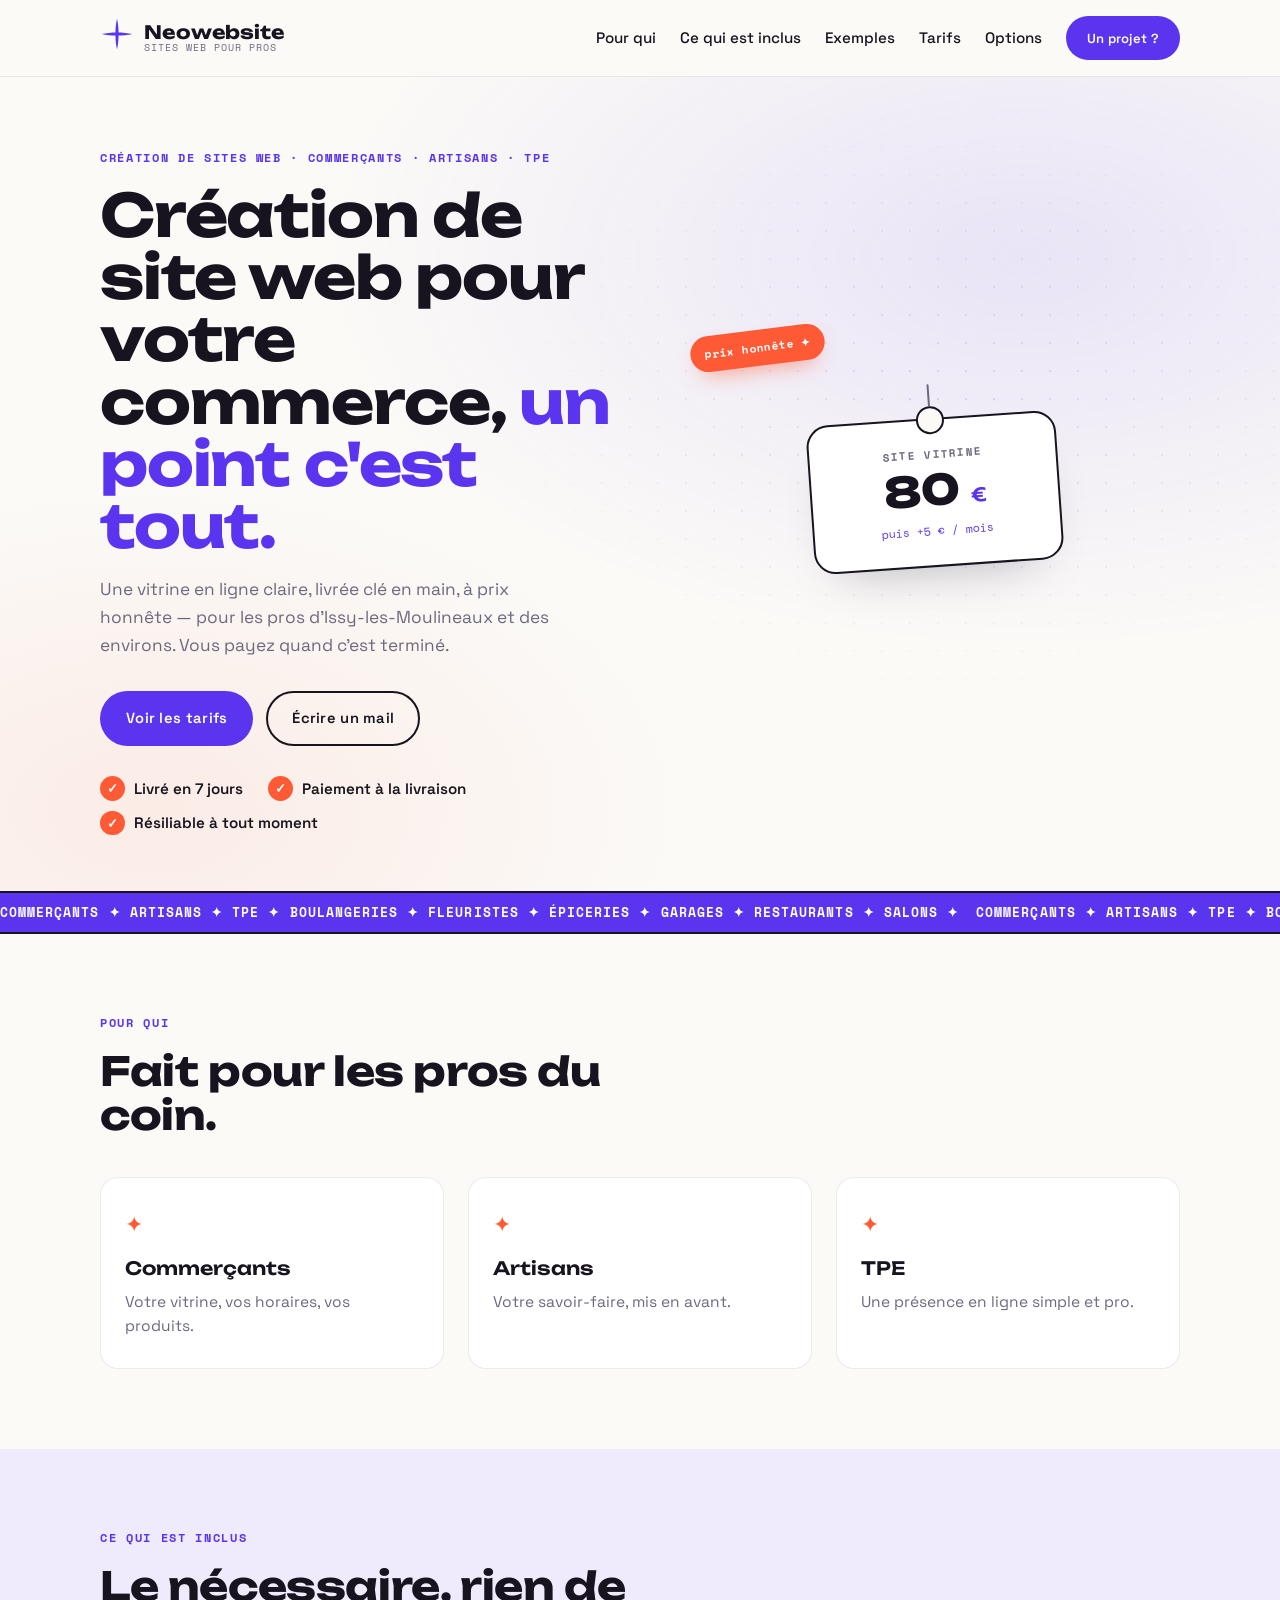
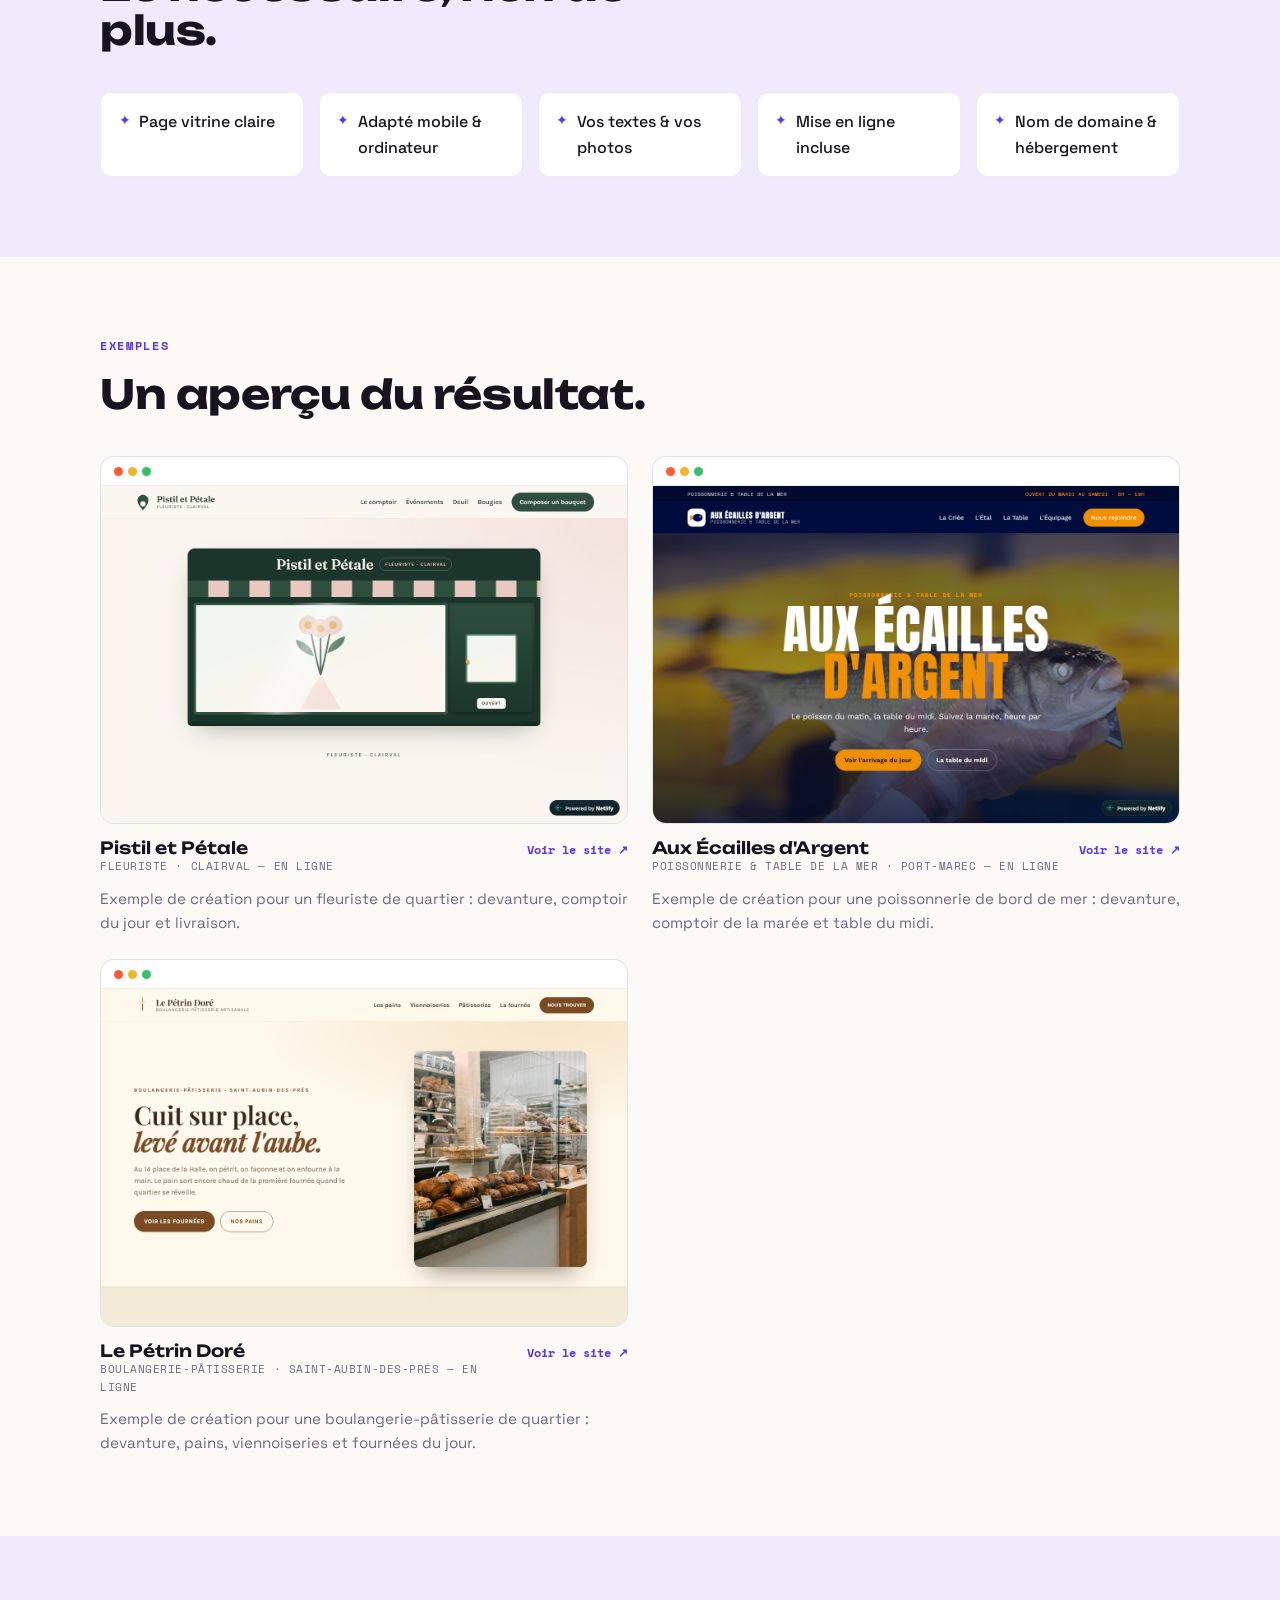
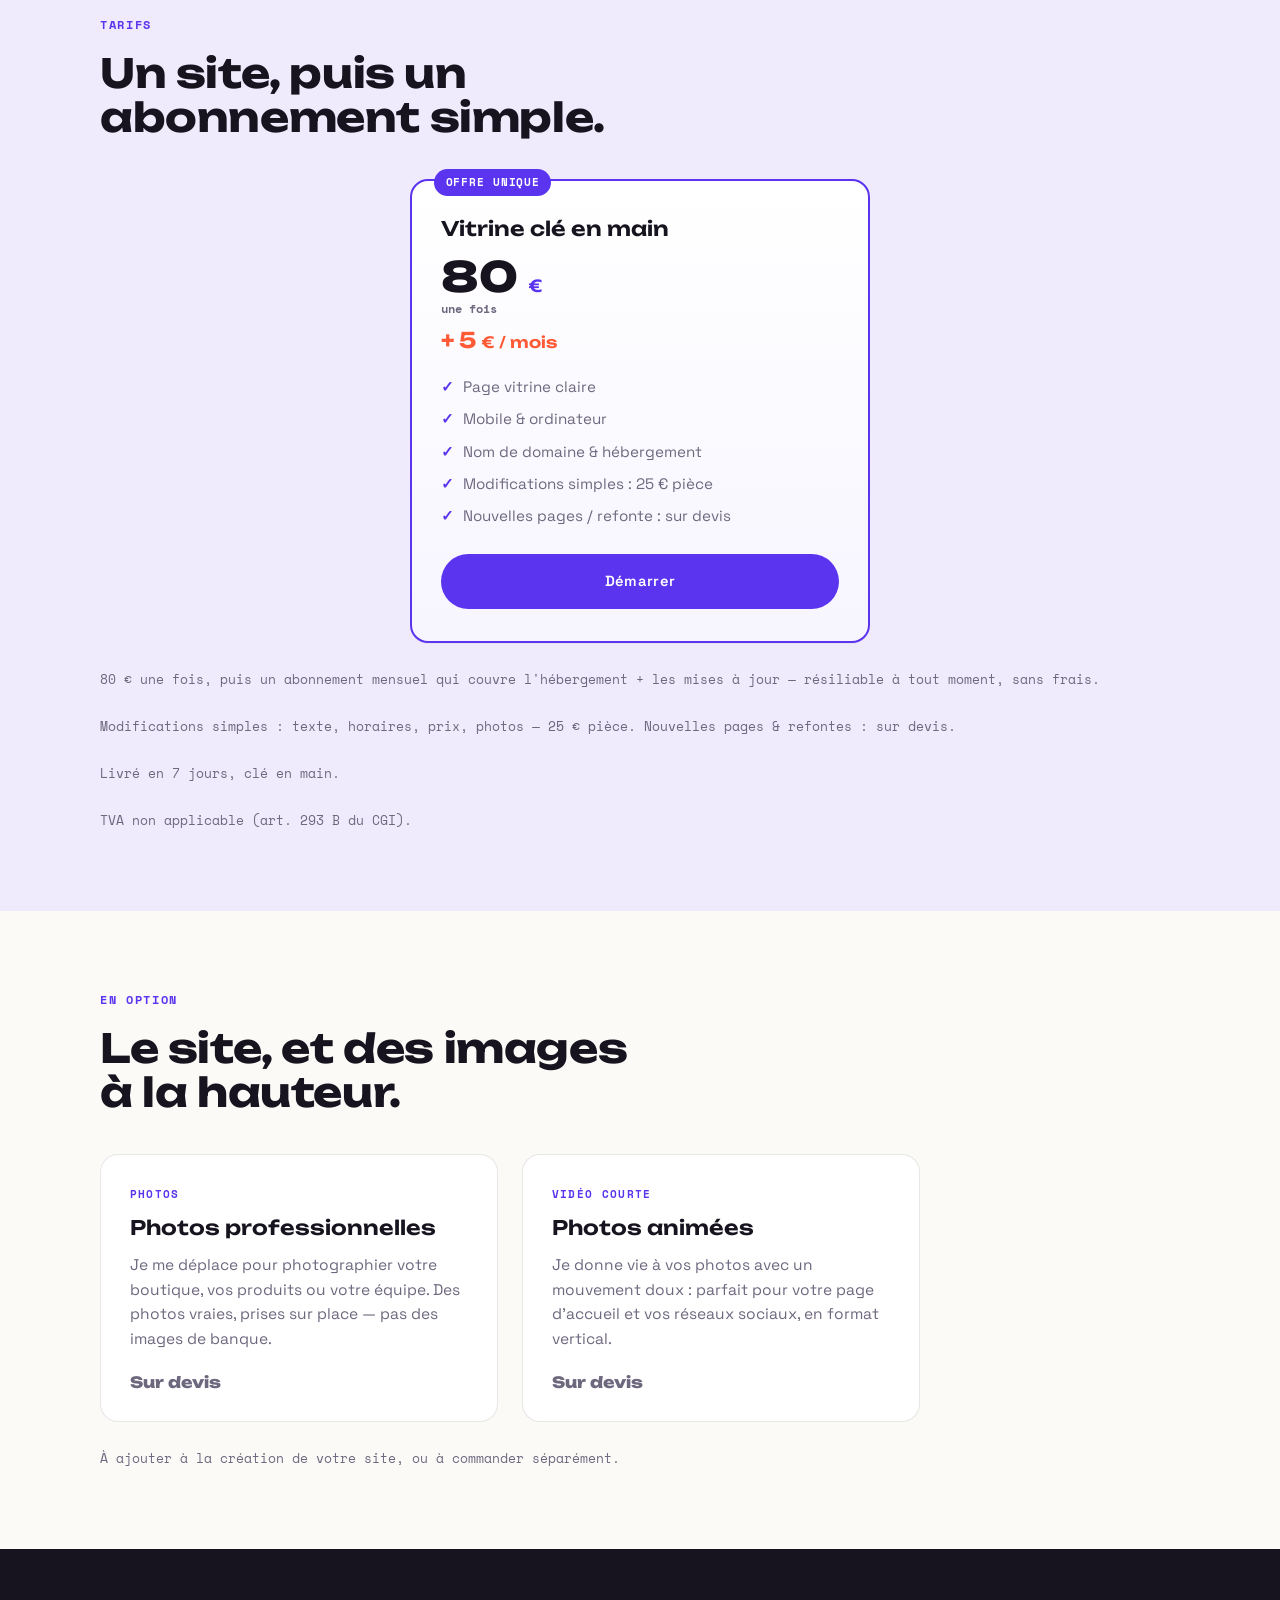
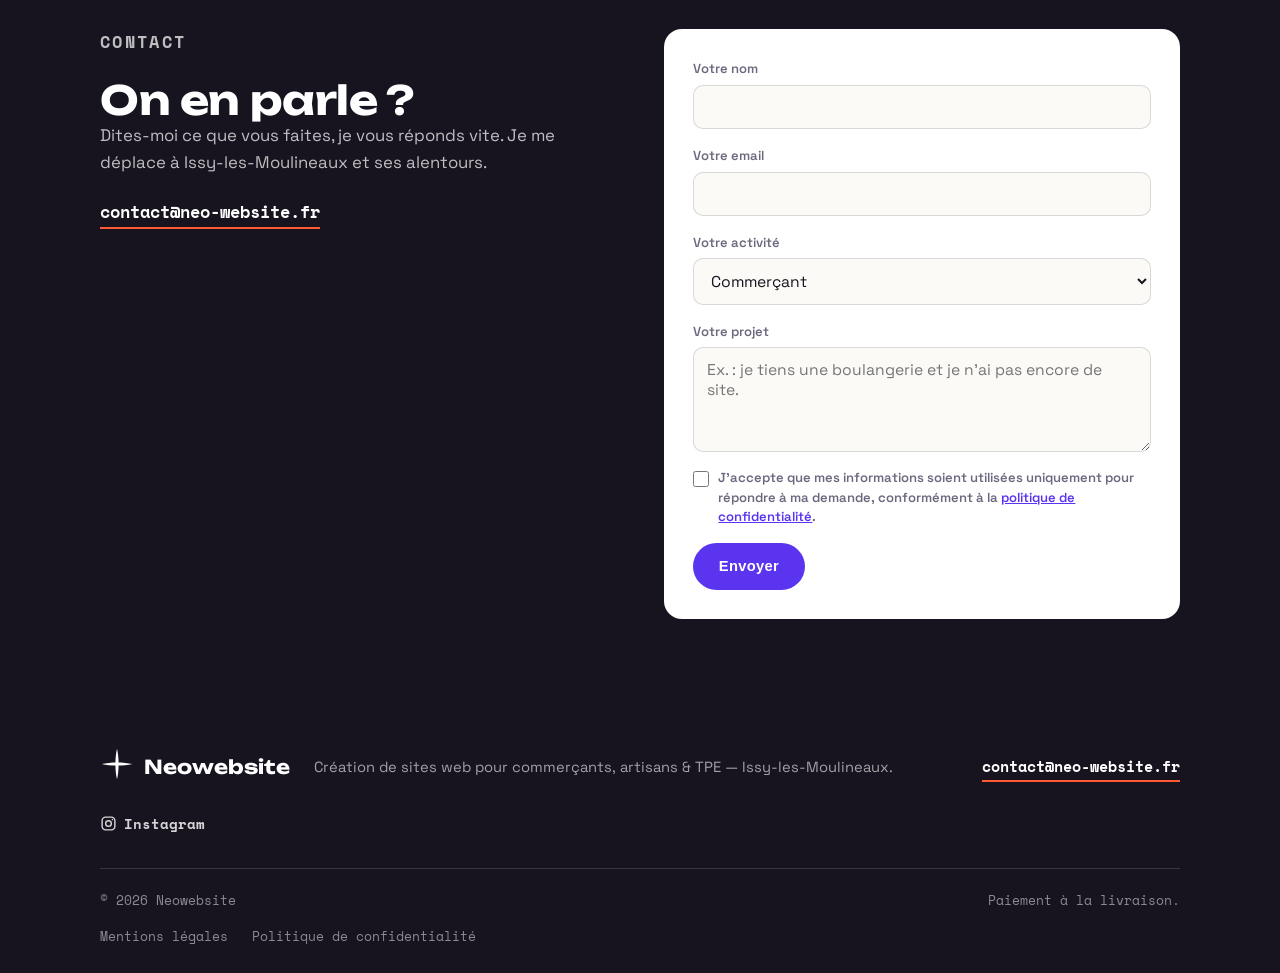
<file: index.html>
<!DOCTYPE html>
<html lang="fr">
<head>
  <meta charset="UTF-8" />
  <meta name="viewport" content="width=device-width, initial-scale=1.0" />
  <title>Création de site web à Issy-les-Moulineaux — Neowebsite</title>
  <meta name="description" content="Création de site web pour commerçants, artisans et TPE à Issy-les-Moulineaux et alentours. Site vitrine livré en 7 jours dès 80 € + 5 €/mois, paiement à la livraison." />
  <link rel="canonical" href="https://neo-website.fr/" />
  <meta name="robots" content="index, follow" />
  <meta name="theme-color" content="#5b34f0" />

  <!-- Favicon -->
  <link rel="icon" href="favicon.svg" type="image/svg+xml" />
  <link rel="apple-touch-icon" href="apple-touch-icon.png" />

  <!-- Open Graph -->
  <meta property="og:type" content="website" />
  <meta property="og:locale" content="fr_FR" />
  <meta property="og:site_name" content="Neowebsite" />
  <meta property="og:title" content="Création de site web à Issy-les-Moulineaux — Neowebsite" />
  <meta property="og:description" content="Création de site web pour commerçants, artisans et TPE à Issy-les-Moulineaux et alentours. Livré en 7 jours, dès 80 € + 5 €/mois." />
  <meta property="og:url" content="https://neo-website.fr/" />
  <meta property="og:image" content="https://neo-website.fr/og-image.png" />
  <meta property="og:image:width" content="1200" />
  <meta property="og:image:height" content="630" />
  <meta property="og:image:alt" content="Neowebsite — création de sites web pour commerçants et artisans" />

  <!-- Twitter -->
  <meta name="twitter:card" content="summary_large_image" />
  <meta name="twitter:title" content="Création de site web à Issy-les-Moulineaux — Neowebsite" />
  <meta name="twitter:description" content="Création de site web pour commerçants, artisans et TPE à Issy-les-Moulineaux et alentours. Livré en 7 jours, dès 80 € + 5 €/mois." />
  <meta name="twitter:image" content="https://neo-website.fr/og-image.png" />

  <!-- Données structurées -->
  <script type="application/ld+json">
  {
    "@context": "https://schema.org",
    "@type": "ProfessionalService",
    "name": "Neowebsite",
    "description": "Création de sites web pour commerçants, artisans et TPE à Issy-les-Moulineaux et alentours.",
    "url": "https://neo-website.fr/",
    "email": "contact@neo-website.fr",
    "image": "https://neo-website.fr/og-image.png",
    "priceRange": "80 €",
    "address": {
      "@type": "PostalAddress",
      "streetAddress": "12 rue Édouard Naud",
      "postalCode": "92130",
      "addressLocality": "Issy-les-Moulineaux",
      "addressRegion": "Île-de-France",
      "addressCountry": "FR"
    },
    "areaServed": [
      { "@type": "City", "name": "Issy-les-Moulineaux" },
      { "@type": "AdministrativeArea", "name": "Hauts-de-Seine" }
    ],
    "sameAs": [
      "https://www.instagram.com/neowebsite.fr/"
    ],
    "founder": {
      "@type": "Person",
      "name": "François Dauchy"
    }
  }
  </script>

  <link rel="stylesheet" href="styles.css" />
</head>
<body>

  <!-- ============ HEADER ============ -->
  <header class="site-header">
    <div class="container header-inner">
      <a href="#accueil" class="brand" aria-label="Neowebsite — accueil">
        <span class="brand-mark" aria-hidden="true">
          <svg viewBox="0 0 40 40">
            <path d="M20 2 C22.5 12, 22.5 28, 20 38 C17.5 28, 17.5 12, 20 2 Z" />
            <path d="M2 20 C12 17.5, 28 17.5, 38 20 C28 22.5, 12 22.5, 2 20 Z" />
          </svg>
        </span>
        <span class="brand-word">
          <span class="brand-name">Neowebsite</span>
          <span class="brand-tag">sites web pour pros</span>
        </span>
      </a>

      <nav class="site-nav" id="site-nav" aria-label="Navigation principale">
        <a href="#pour-qui">Pour qui</a>
        <a href="#inclus">Ce qui est inclus</a>
        <a href="#exemples">Exemples</a>
        <a href="#tarifs">Tarifs</a>
        <a href="#options">Options</a>
        <a href="#contact" class="btn btn-accent nav-cta">Un projet ?</a>
      </nav>

      <button class="nav-toggle" id="nav-toggle" aria-expanded="false" aria-controls="site-nav" aria-label="Ouvrir le menu">
        <span></span><span></span><span></span>
      </button>
    </div>
  </header>

  <main id="accueil">

    <!-- ============ HERO ============ -->
    <section class="hero">
      <div class="container hero-inner">
        <div class="hero-copy">
          <p class="eyebrow reveal">Création de sites web · commerçants · artisans · TPE</p>
          <h1 class="hero-title reveal">Création de site web pour votre commerce, <em>un point c'est tout.</em></h1>
          <p class="hero-sub reveal">
            Une vitrine en ligne claire, livrée clé en main, à prix honnête — pour les pros d'Issy-les-Moulineaux et des environs.
            Vous payez quand c'est terminé.
          </p>
          <div class="hero-cta reveal">
            <a href="#tarifs" class="btn btn-accent">Voir les tarifs</a>
            <a href="mailto:contact@neo-website.fr" class="btn btn-ghost">Écrire un mail</a>
          </div>
          <ul class="hero-trust reveal">
            <li><span class="trust-ico" aria-hidden="true">✓</span> Livré en 7 jours</li>
            <li><span class="trust-ico" aria-hidden="true">✓</span> Paiement à la livraison</li>
            <li><span class="trust-ico" aria-hidden="true">✓</span> Résiliable à tout moment</li>
          </ul>
        </div>

        <div class="hero-tags reveal" aria-hidden="true">
          <div class="price-tag">
            <span class="tag-kicker">site vitrine</span>
            <span class="tag-price">80 <em>€</em></span>
            <span class="tag-note">puis +5 € / mois</span>
          </div>
          <span class="tag-badge">prix honnête ✦</span>
        </div>
      </div>
    </section>

    <!-- ============ BANDEAU DÉFILANT ============ -->
    <div class="ticker" aria-hidden="true">
      <div class="ticker-track">
        <span>Commerçants ✦ Artisans ✦ TPE ✦ Boulangeries ✦ Fleuristes ✦ Épiceries ✦ Garages ✦ Restaurants ✦ Salons ✦&nbsp;</span>
        <span>Commerçants ✦ Artisans ✦ TPE ✦ Boulangeries ✦ Fleuristes ✦ Épiceries ✦ Garages ✦ Restaurants ✦ Salons ✦&nbsp;</span>
      </div>
    </div>

    <!-- ============ POUR QUI ============ -->
    <section class="section" id="pour-qui">
      <div class="container">
        <header class="section-head reveal">
          <p class="eyebrow">Pour qui</p>
          <h2 class="section-title">Fait pour les pros du coin.</h2>
        </header>
        <div class="who-grid">
          <article class="who-card reveal">
            <span class="who-icon" aria-hidden="true">✦</span>
            <h3>Commerçants</h3>
            <p>Votre vitrine, vos horaires, vos produits.</p>
          </article>
          <article class="who-card reveal">
            <span class="who-icon" aria-hidden="true">✦</span>
            <h3>Artisans</h3>
            <p>Votre savoir-faire, mis en avant.</p>
          </article>
          <article class="who-card reveal">
            <span class="who-icon" aria-hidden="true">✦</span>
            <h3>TPE</h3>
            <p>Une présence en ligne simple et pro.</p>
          </article>
        </div>
      </div>
    </section>

    <!-- ============ INCLUS ============ -->
    <section class="section section-tint" id="inclus">
      <div class="container">
        <header class="section-head reveal">
          <p class="eyebrow">Ce qui est inclus</p>
          <h2 class="section-title">Le nécessaire, rien de plus.</h2>
        </header>
        <ul class="included-list">
          <li class="reveal">Page vitrine claire</li>
          <li class="reveal">Adapté mobile &amp; ordinateur</li>
          <li class="reveal">Vos textes &amp; vos photos</li>
          <li class="reveal">Mise en ligne incluse</li>
          <li class="reveal">Nom de domaine &amp; hébergement</li>
        </ul>
      </div>
    </section>

    <!-- ============ EXEMPLES ============ -->
    <section class="section" id="exemples">
      <div class="container">
        <header class="section-head reveal">
          <p class="eyebrow">Exemples</p>
          <h2 class="section-title">Un aperçu du résultat.</h2>
        </header>
        <div class="exemples-grid">
          <article class="exemple reveal">
            <a class="exemple-window exemple-link" style="--accent: #2f9e5f" href="https://pistil-et-petales.netlify.app/" target="_blank" rel="noopener" aria-label="Voir le site Pistil et Pétale (nouvel onglet)">
              <span class="exemple-dots" aria-hidden="true"><i></i><i></i><i></i></span>
              <span class="exemple-screen">
                <img src="images/pistil-et-petale.png" alt="Capture d'écran de la page d'accueil de Pistil et Pétale" width="1280" height="820" loading="lazy" />
              </span>
            </a>
            <div class="exemple-meta">
              <div>
                <span class="exemple-name">Pistil et Pétale</span>
                <span class="exemple-tag">Fleuriste · Clairval — en ligne</span>
              </div>
              <a class="exemple-voir" href="https://pistil-et-petales.netlify.app/" target="_blank" rel="noopener">Voir le site ↗</a>
            </div>
            <p class="exemple-desc">Exemple de création pour un fleuriste de quartier : devanture, comptoir du jour et livraison.</p>
          </article>
          <article class="exemple reveal">
            <a class="exemple-window exemple-link" style="--accent: #f09000" href="https://aux-ecailles-dargent.netlify.app/" target="_blank" rel="noopener" aria-label="Voir le site Aux Écailles d'Argent (nouvel onglet)">
              <span class="exemple-dots" aria-hidden="true"><i></i><i></i><i></i></span>
              <span class="exemple-screen">
                <img src="images/aux-ecailles-dargent.png" alt="Capture d'écran de la page d'accueil d'Aux Écailles d'Argent" width="1280" height="820" loading="lazy" />
              </span>
            </a>
            <div class="exemple-meta">
              <div>
                <span class="exemple-name">Aux Écailles d'Argent</span>
                <span class="exemple-tag">Poissonnerie &amp; table de la mer · Port-Marec — en ligne</span>
              </div>
              <a class="exemple-voir" href="https://aux-ecailles-dargent.netlify.app/" target="_blank" rel="noopener">Voir le site ↗</a>
            </div>
            <p class="exemple-desc">Exemple de création pour une poissonnerie de bord de mer : devanture, comptoir de la marée et table du midi.</p>
          </article>
          <article class="exemple reveal">
            <a class="exemple-window exemple-link" style="--accent: #c98a3d" href="https://petrin-dore.netlify.app/" target="_blank" rel="noopener" aria-label="Voir le site Le Pétrin Doré (nouvel onglet)">
              <span class="exemple-dots" aria-hidden="true"><i></i><i></i><i></i></span>
              <span class="exemple-screen">
                <img src="images/le-petrin-dore.png" alt="Capture d'écran de la page d'accueil du Pétrin Doré" width="1280" height="820" loading="lazy" />
              </span>
            </a>
            <div class="exemple-meta">
              <div>
                <span class="exemple-name">Le Pétrin Doré</span>
                <span class="exemple-tag">Boulangerie-pâtisserie · Saint-Aubin-des-Prés — en ligne</span>
              </div>
              <a class="exemple-voir" href="https://petrin-dore.netlify.app/" target="_blank" rel="noopener">Voir le site ↗</a>
            </div>
            <p class="exemple-desc">Exemple de création pour une boulangerie-pâtisserie de quartier : devanture, pains, viennoiseries et fournées du jour.</p>
          </article>
        </div>
      </div>
    </section>

    <!-- ============ TARIFS ============ -->
    <section class="section section-tint" id="tarifs">
      <div class="container">
        <header class="section-head reveal">
          <p class="eyebrow">Tarifs</p>
          <h2 class="section-title">Un site, puis un abonnement simple.</h2>
        </header>
        <div class="pricing-grid">
          <article class="plan plan-featured reveal">
            <span class="plan-badge">Offre unique</span>
            <h3>Vitrine clé en main</h3>
            <p class="plan-price">80 <em>€</em><span class="plan-suffix">une fois</span></p>
            <p class="plan-monthly">+ 5 <em>€ / mois</em></p>
            <ul class="plan-list">
              <li>Page vitrine claire</li>
              <li>Mobile &amp; ordinateur</li>
              <li>Nom de domaine &amp; hébergement</li>
              <li>Modifications simples : 25 € pièce</li>
              <li>Nouvelles pages / refonte : sur devis</li>
            </ul>
            <a href="mailto:contact@neo-website.fr" class="btn btn-accent plan-cta">Démarrer</a>
          </article>
        </div>
        <p class="tarif-note reveal">80 € une fois, puis un abonnement mensuel qui couvre l'hébergement + les mises à jour — résiliable à tout moment, sans frais.</p>
        <p class="tarif-note reveal">Modifications simples : texte, horaires, prix, photos — 25 € pièce. Nouvelles pages &amp; refontes : sur devis.</p>
        <p class="tarif-note reveal">Livré en 7 jours, clé en main.</p>
        <p class="tarif-note reveal">TVA non applicable (art. 293 B du CGI).</p>
      </div>
    </section>

    <!-- ============ OPTIONS ============ -->
    <section class="section" id="options">
      <div class="container">
        <header class="section-head reveal">
          <p class="eyebrow">En option</p>
          <h2 class="section-title">Le site, et des images à la hauteur.</h2>
        </header>
        <div class="options-grid">
          <article class="option-card reveal">
            <span class="option-kicker">Photos</span>
            <h3>Photos professionnelles</h3>
            <p>Je me déplace pour photographier votre boutique, vos produits ou votre équipe. Des photos vraies, prises sur place — pas des images de banque.</p>
            <p class="option-price">Sur devis</p>
          </article>
          <article class="option-card reveal">
            <span class="option-kicker">Vidéo courte</span>
            <h3>Photos animées</h3>
            <p>Je donne vie à vos photos avec un mouvement doux : parfait pour votre page d'accueil et vos réseaux sociaux, en format vertical.</p>
            <p class="option-price">Sur devis</p>
          </article>
        </div>
        <p class="tarif-note reveal">À ajouter à la création de votre site, ou à commander séparément.</p>
      </div>
    </section>

    <!-- ============ CONTACT ============ -->
    <section class="section section-dark" id="contact">
      <div class="container contact-grid">
        <div class="contact-copy reveal">
          <p class="eyebrow eyebrow-light">Contact</p>
          <h2 class="section-title">On en parle ?</h2>
          <p>Dites-moi ce que vous faites, je vous réponds vite. Je me déplace à Issy-les-Moulineaux et ses alentours.</p>
          <a class="contact-mail" href="mailto:contact@neo-website.fr">contact@neo-website.fr</a>
        </div>
        <form class="contact-form reveal" id="contact-form">
          <label>
            <span>Votre nom</span>
            <input type="text" name="nom" required />
          </label>
          <label>
            <span>Votre email</span>
            <input type="email" name="email" required />
          </label>
          <label>
            <span>Votre activité</span>
            <select name="activite">
              <option>Commerçant</option>
              <option>Artisan</option>
              <option>TPE</option>
              <option>Autre</option>
            </select>
          </label>
          <label>
            <span>Votre projet</span>
            <textarea name="message" rows="4" placeholder="Ex. : je tiens une boulangerie et je n'ai pas encore de site."></textarea>
          </label>
          <label class="consent">
            <input type="checkbox" name="consent" required />
            <span>J'accepte que mes informations soient utilisées uniquement pour répondre à ma demande, conformément à la <a href="politique-de-confidentialite.html">politique de confidentialité</a>.</span>
          </label>
          <button type="submit" class="btn btn-accent">Envoyer</button>
        </form>
      </div>
    </section>

  </main>

  <!-- ============ FOOTER ============ -->
  <footer class="site-footer">
    <div class="container footer-inner">
      <div class="footer-brand">
        <span class="brand-mark" aria-hidden="true">
          <svg viewBox="0 0 40 40">
            <path d="M20 2 C22.5 12, 22.5 28, 20 38 C17.5 28, 17.5 12, 20 2 Z" />
            <path d="M2 20 C12 17.5, 28 17.5, 38 20 C28 22.5, 12 22.5, 2 20 Z" />
          </svg>
        </span>
        <span class="footer-name">Neowebsite</span>
      </div>
      <p class="footer-tag">Création de sites web pour commerçants, artisans &amp; TPE — Issy-les-Moulineaux.</p>
      <a class="footer-mail" href="mailto:contact@neo-website.fr">contact@neo-website.fr</a>
      <a class="footer-social" href="https://www.instagram.com/neowebsite.fr/" target="_blank" rel="noopener" aria-label="Instagram de Neowebsite">
        <svg viewBox="0 0 24 24" width="17" height="17" fill="none" stroke="currentColor" stroke-width="2" aria-hidden="true">
          <rect x="3" y="3" width="18" height="18" rx="5" />
          <circle cx="12" cy="12" r="4" />
          <circle cx="17.5" cy="6.5" r="1.1" fill="currentColor" stroke="none" />
        </svg>
        <span>Instagram</span>
      </a>
    </div>
    <div class="container footer-bottom">
      <span>© <span id="year">2026</span> Neowebsite</span>
      <span>Paiement à la livraison.</span>
    </div>
    <div class="container footer-legal">
      <a href="mentions-legales.html">Mentions légales</a>
      <a href="politique-de-confidentialite.html">Politique de confidentialité</a>
    </div>
  </footer>

  <script src="script.js"></script>
</body>
</html>
</file>
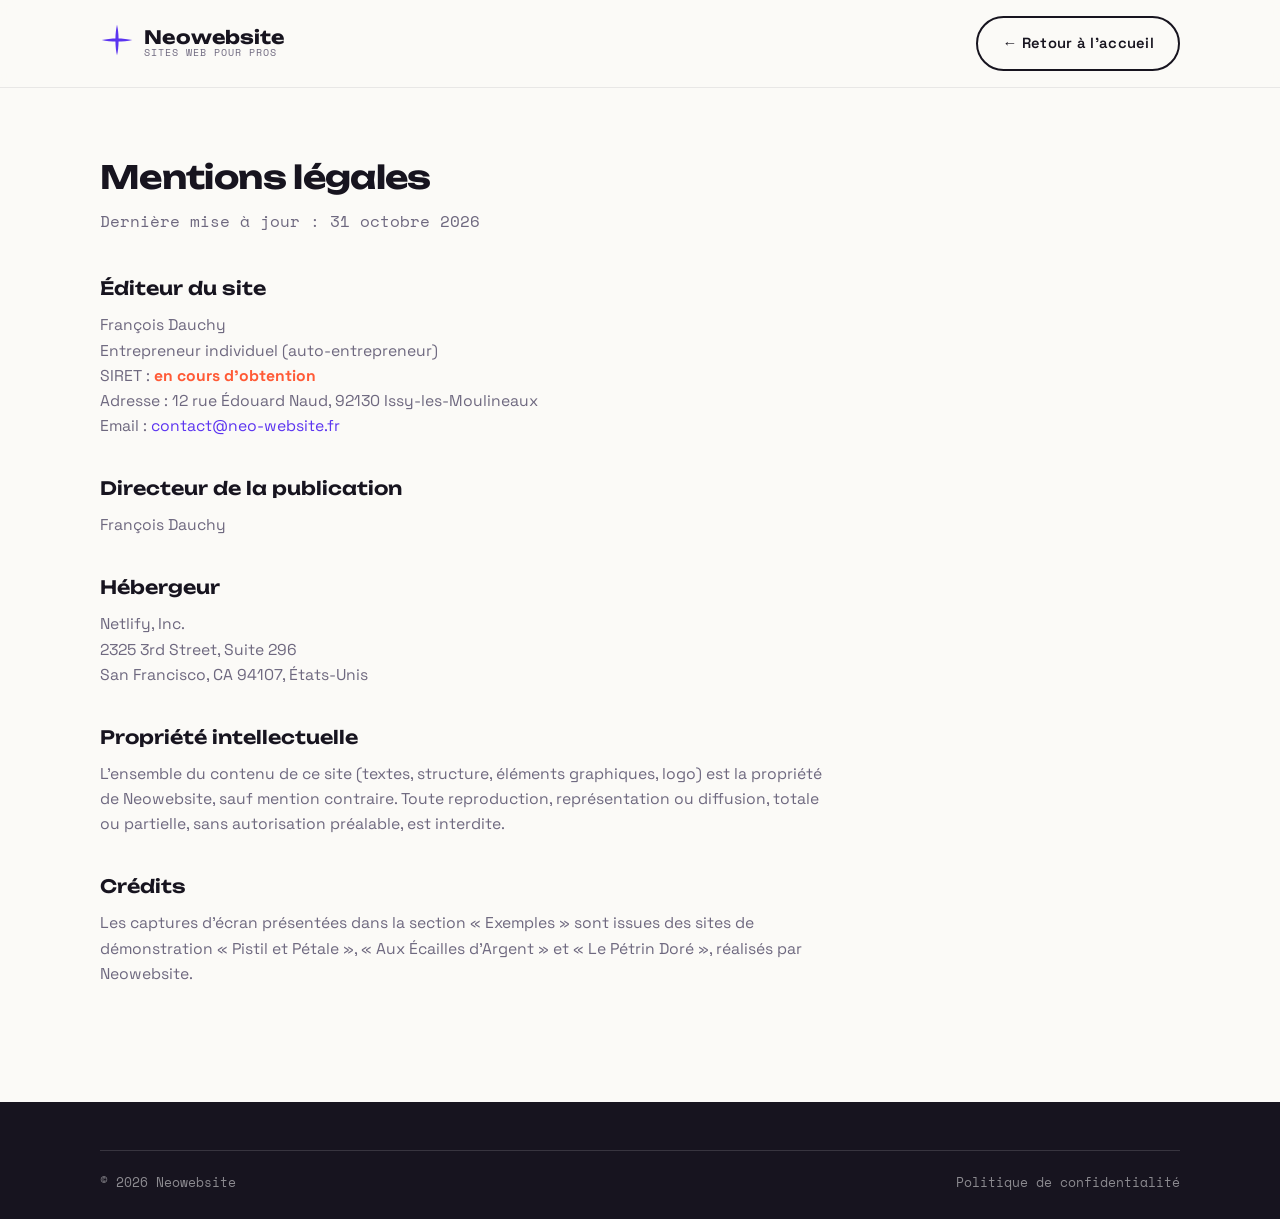
<file: mentions-legales.html>
<!DOCTYPE html>
<html lang="fr">
<head>
  <meta charset="UTF-8" />
  <meta name="viewport" content="width=device-width, initial-scale=1.0" />
  <title>Mentions légales — Neowebsite</title>
  <meta name="description" content="Mentions légales du site Neowebsite." />
  <meta name="robots" content="noindex" />
  <link rel="stylesheet" href="styles.css" />
</head>
<body>

  <header class="site-header">
    <div class="container header-inner">
      <a href="index.html" class="brand" aria-label="Neowebsite — accueil">
        <span class="brand-mark" aria-hidden="true">
          <svg viewBox="0 0 40 40">
            <path d="M20 2 C22.5 12, 22.5 28, 20 38 C17.5 28, 17.5 12, 20 2 Z" />
            <path d="M2 20 C12 17.5, 28 17.5, 38 20 C28 22.5, 12 22.5, 2 20 Z" />
          </svg>
        </span>
        <span class="brand-word">
          <span class="brand-name">Neowebsite</span>
          <span class="brand-tag">sites web pour pros</span>
        </span>
      </a>
      <a href="index.html" class="btn btn-ghost">← Retour à l'accueil</a>
    </div>
  </header>

  <main class="legal-page">
    <div class="container">
      <h1>Mentions légales</h1>
      <p class="legal-updated">Dernière mise à jour : 31 octobre 2026</p>

      <section>
        <h2>Éditeur du site</h2>
        <p>
          François Dauchy<br />
          Entrepreneur individuel (auto-entrepreneur)<br />
          SIRET : <span class="legal-placeholder">en cours d'obtention</span><br />
          Adresse : 12 rue Édouard Naud, 92130 Issy-les-Moulineaux<br />
          Email : <a href="mailto:contact@neo-website.fr">contact@neo-website.fr</a>
        </p>
      </section>

      <section>
        <h2>Directeur de la publication</h2>
        <p>François Dauchy</p>
      </section>

      <section>
        <h2>Hébergeur</h2>
        <p>
          Netlify, Inc.<br />
          2325 3rd Street, Suite 296<br />
          San Francisco, CA 94107, États-Unis
        </p>
      </section>

      <section>
        <h2>Propriété intellectuelle</h2>
        <p>
          L'ensemble du contenu de ce site (textes, structure, éléments graphiques, logo) est la
          propriété de Neowebsite, sauf mention contraire. Toute reproduction, représentation ou
          diffusion, totale ou partielle, sans autorisation préalable, est interdite.
        </p>
      </section>

      <section>
        <h2>Crédits</h2>
        <p>
          Les captures d'écran présentées dans la section « Exemples » sont issues des sites de
          démonstration « Pistil et Pétale », « Aux Écailles d'Argent » et « Le Pétrin Doré », réalisés par Neowebsite.
        </p>
      </section>
    </div>
  </main>

  <footer class="site-footer">
    <div class="container footer-bottom">
      <span>© <span id="year">2026</span> Neowebsite</span>
      <a href="politique-de-confidentialite.html" style="color: rgba(255,255,255,0.5);">Politique de confidentialité</a>
    </div>
  </footer>

  <script src="script.js"></script>
</body>
</html>
</file>
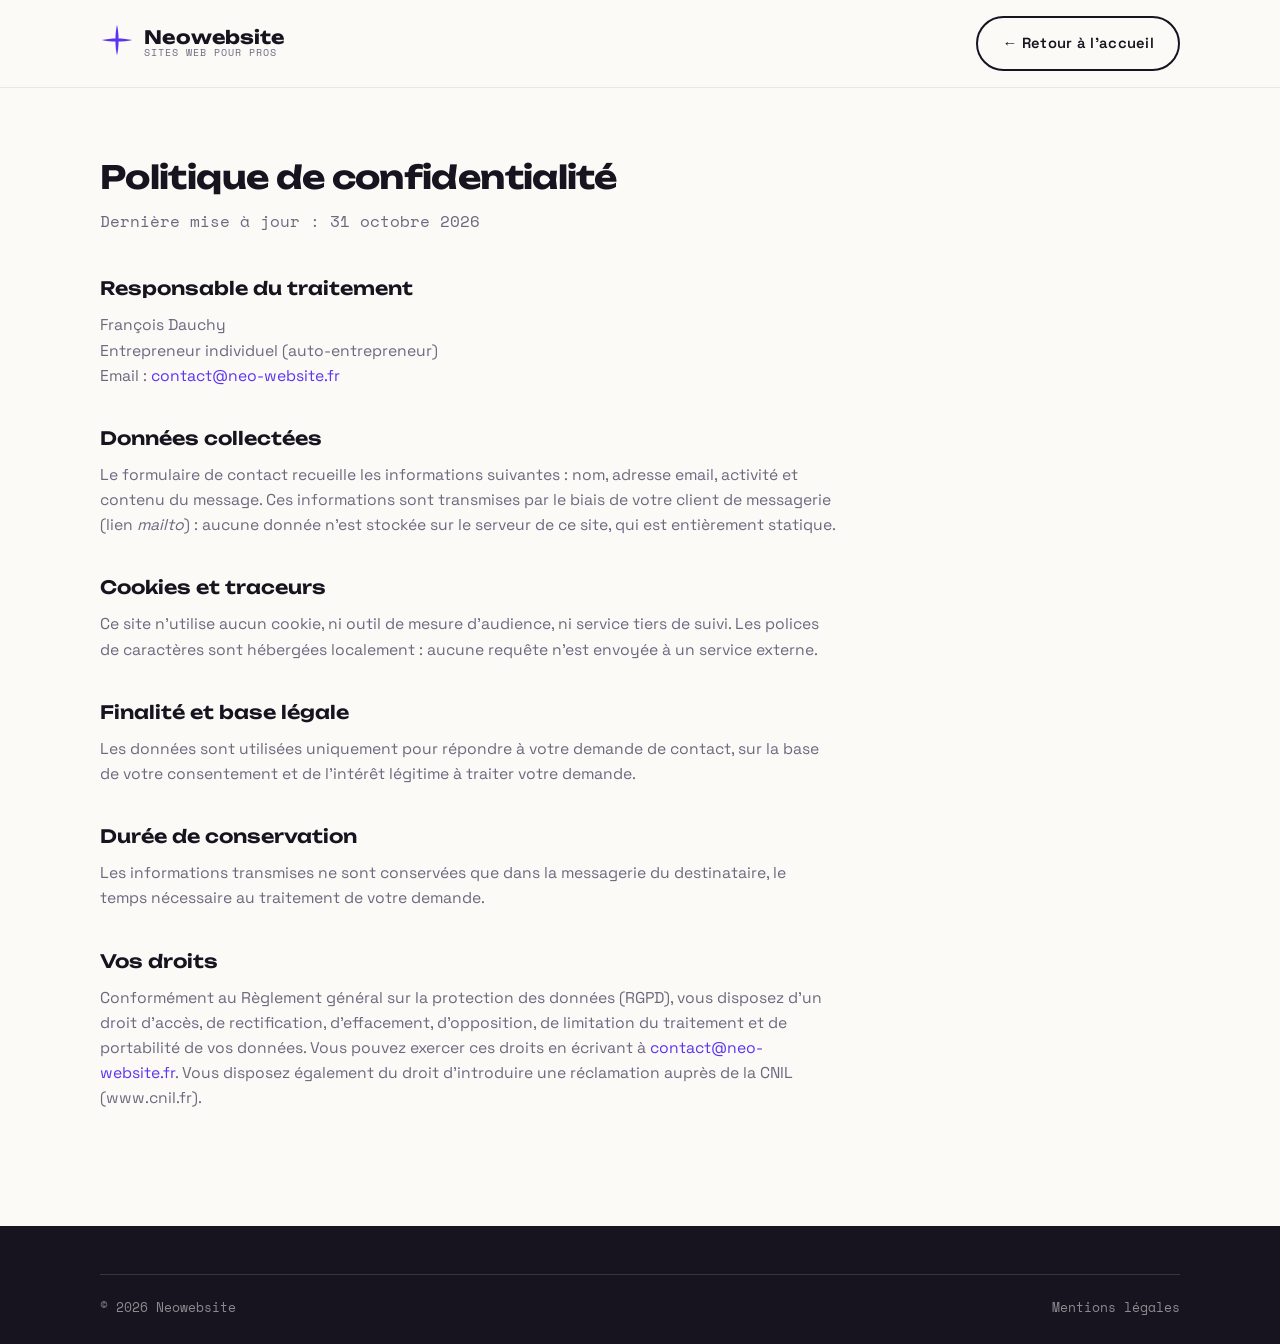
<file: politique-de-confidentialite.html>
<!DOCTYPE html>
<html lang="fr">
<head>
  <meta charset="UTF-8" />
  <meta name="viewport" content="width=device-width, initial-scale=1.0" />
  <title>Politique de confidentialité — Neowebsite</title>
  <meta name="description" content="Politique de confidentialité du site Neowebsite." />
  <meta name="robots" content="noindex" />
  <link rel="stylesheet" href="styles.css" />
</head>
<body>

  <header class="site-header">
    <div class="container header-inner">
      <a href="index.html" class="brand" aria-label="Neowebsite — accueil">
        <span class="brand-mark" aria-hidden="true">
          <svg viewBox="0 0 40 40">
            <path d="M20 2 C22.5 12, 22.5 28, 20 38 C17.5 28, 17.5 12, 20 2 Z" />
            <path d="M2 20 C12 17.5, 28 17.5, 38 20 C28 22.5, 12 22.5, 2 20 Z" />
          </svg>
        </span>
        <span class="brand-word">
          <span class="brand-name">Neowebsite</span>
          <span class="brand-tag">sites web pour pros</span>
        </span>
      </a>
      <a href="index.html" class="btn btn-ghost">← Retour à l'accueil</a>
    </div>
  </header>

  <main class="legal-page">
    <div class="container">
      <h1>Politique de confidentialité</h1>
      <p class="legal-updated">Dernière mise à jour : 31 octobre 2026</p>

      <section>
        <h2>Responsable du traitement</h2>
        <p>
          François Dauchy<br />
          Entrepreneur individuel (auto-entrepreneur)<br />
          Email : <a href="mailto:contact@neo-website.fr">contact@neo-website.fr</a>
        </p>
      </section>

      <section>
        <h2>Données collectées</h2>
        <p>
          Le formulaire de contact recueille les informations suivantes : nom, adresse email,
          activité et contenu du message. Ces informations sont transmises par le biais de votre
          client de messagerie (lien <em>mailto</em>) : aucune donnée n'est stockée sur le serveur
          de ce site, qui est entièrement statique.
        </p>
      </section>

      <section>
        <h2>Cookies et traceurs</h2>
        <p>
          Ce site n'utilise aucun cookie, ni outil de mesure d'audience, ni service tiers de
          suivi. Les polices de caractères sont hébergées localement : aucune requête n'est
          envoyée à un service externe.
        </p>
      </section>

      <section>
        <h2>Finalité et base légale</h2>
        <p>
          Les données sont utilisées uniquement pour répondre à votre demande de contact, sur la
          base de votre consentement et de l'intérêt légitime à traiter votre demande.
        </p>
      </section>

      <section>
        <h2>Durée de conservation</h2>
        <p>
          Les informations transmises ne sont conservées que dans la messagerie du destinataire,
          le temps nécessaire au traitement de votre demande.
        </p>
      </section>

      <section>
        <h2>Vos droits</h2>
        <p>
          Conformément au Règlement général sur la protection des données (RGPD), vous disposez
          d'un droit d'accès, de rectification, d'effacement, d'opposition, de limitation du
          traitement et de portabilité de vos données. Vous pouvez exercer ces droits en écrivant
          à <a href="mailto:contact@neo-website.fr">contact@neo-website.fr</a>. Vous disposez
          également du droit d'introduire une réclamation auprès de la CNIL (www.cnil.fr).
        </p>
      </section>
    </div>
  </main>

  <footer class="site-footer">
    <div class="container footer-bottom">
      <span>© <span id="year">2026</span> Neowebsite</span>
      <a href="mentions-legales.html" style="color: rgba(255,255,255,0.5);">Mentions légales</a>
    </div>
  </footer>

  <script src="script.js"></script>
</body>
</html>
</file>
<file: styles.css>
/* Neowebsite — identité "jeune & dynamique" : violet électrique + corail, étiquette de vitrine */

/* Polices auto-hébergées (RGPD : aucune requête vers Google) */
@font-face {
  font-family: "Unbounded";
  font-style: normal;
  font-weight: 500;
  font-display: swap;
  src: url("fonts/unbounded-500.woff2") format("woff2");
}
@font-face {
  font-family: "Unbounded";
  font-style: normal;
  font-weight: 600;
  font-display: swap;
  src: url("fonts/unbounded-600.woff2") format("woff2");
}
@font-face {
  font-family: "Unbounded";
  font-style: normal;
  font-weight: 700;
  font-display: swap;
  src: url("fonts/unbounded-700.woff2") format("woff2");
}
@font-face {
  font-family: "Unbounded";
  font-style: normal;
  font-weight: 800;
  font-display: swap;
  src: url("fonts/unbounded-800.woff2") format("woff2");
}
@font-face {
  font-family: "Space Grotesk";
  font-style: normal;
  font-weight: 400;
  font-display: swap;
  src: url("fonts/space-grotesk-400.woff2") format("woff2");
}
@font-face {
  font-family: "Space Grotesk";
  font-style: normal;
  font-weight: 500;
  font-display: swap;
  src: url("fonts/space-grotesk-500.woff2") format("woff2");
}
@font-face {
  font-family: "Space Grotesk";
  font-style: normal;
  font-weight: 600;
  font-display: swap;
  src: url("fonts/space-grotesk-600.woff2") format("woff2");
}
@font-face {
  font-family: "Space Grotesk";
  font-style: normal;
  font-weight: 700;
  font-display: swap;
  src: url("fonts/space-grotesk-700.woff2") format("woff2");
}
@font-face {
  font-family: "Space Mono";
  font-style: normal;
  font-weight: 400;
  font-display: swap;
  src: url("fonts/space-mono-400.woff2") format("woff2");
}
@font-face {
  font-family: "Space Mono";
  font-style: normal;
  font-weight: 700;
  font-display: swap;
  src: url("fonts/space-mono-700.woff2") format("woff2");
}

:root {
  --bg: #fbfaf7;
  --ink: #17141f;
  --violet: #5b34f0;
  --violet-deep: #4524c9;
  --coral: #ff5a36;
  --mist: #efeafc;
  --muted: #6e687f;
  --card: #ffffff;

  --font-display: "Unbounded", system-ui, sans-serif;
  --font-body: "Space Grotesk", "Segoe UI", sans-serif;
  --font-mono: "Space Mono", "Courier New", monospace;

  --radius: 18px;
  --shadow: 0 24px 50px -30px rgba(23, 20, 31, 0.35);
}

* { box-sizing: border-box; margin: 0; padding: 0; }

html { scroll-behavior: smooth; }

body {
  font-family: var(--font-body);
  color: var(--ink);
  background: var(--bg);
  line-height: 1.6;
  -webkit-font-smoothing: antialiased;
}

.container { width: min(1080px, 92%); margin-inline: auto; }

a { color: inherit; text-decoration: none; }
a:focus-visible, button:focus-visible {
  outline: 3px solid var(--coral); outline-offset: 3px; border-radius: 6px;
}

/* ---------- boutons ---------- */
.btn {
  display: inline-block; font-weight: 600; font-size: 0.92rem; letter-spacing: 0.02em;
  padding: 0.85rem 1.5rem; border-radius: 999px;
  border: 2px solid transparent; cursor: pointer;
  transition: transform 0.16s ease, background 0.16s ease, color 0.16s ease, border-color 0.16s ease;
}
.btn:active { transform: translateY(1px); }
.btn-accent { background: var(--violet); color: #fff; }
.btn-accent:hover { background: var(--violet-deep); }
.btn-ghost { border-color: var(--ink); color: var(--ink); background: transparent; }
.btn-ghost:hover { background: var(--ink); color: #fff; }

/* ---------- header ---------- */
.site-header {
  position: sticky; top: 0; z-index: 50;
  background: color-mix(in srgb, var(--bg) 90%, transparent);
  backdrop-filter: blur(8px);
  border-bottom: 1px solid rgba(23, 20, 31, 0.08);
}
.header-inner { display: flex; align-items: center; justify-content: space-between; padding-block: 1rem; gap: 1.5rem; }

.brand { display: flex; align-items: center; gap: 0.65rem; }
.brand-mark { color: var(--violet); }
.brand-mark svg { width: 34px; height: 34px; }
.brand-mark path { fill: currentColor; }
.brand-word { display: flex; flex-direction: column; line-height: 1.1; }
.brand-name { font-family: var(--font-display); font-weight: 700; font-size: 1.15rem; letter-spacing: -0.01em; }
.brand-tag { font-family: var(--font-mono); font-size: 0.62rem; letter-spacing: 0.1em; text-transform: uppercase; color: var(--muted); }

.site-nav { display: flex; align-items: center; gap: 1.5rem; }
.site-nav a:not(.btn) { font-weight: 500; font-size: 0.95rem; }
.site-nav a:not(.btn):hover { color: var(--violet); }
.nav-cta { padding: 0.6rem 1.2rem; font-size: 0.82rem; }

.nav-toggle { display: none; flex-direction: column; gap: 5px; background: none; border: 0; cursor: pointer; padding: 6px; }
.nav-toggle span { width: 24px; height: 2px; background: var(--ink); transition: transform 0.2s ease, opacity 0.2s ease; }
.nav-toggle.is-active span:nth-child(1) { transform: translateY(7px) rotate(45deg); }
.nav-toggle.is-active span:nth-child(2) { opacity: 0; }
.nav-toggle.is-active span:nth-child(3) { transform: translateY(-7px) rotate(-45deg); }

/* ---------- hero ---------- */
.hero {
  position: relative; overflow: hidden;
  padding-block: 4.5rem 3.5rem;
  background:
    radial-gradient(1000px 560px at 80% 22%, color-mix(in srgb, var(--violet) 11%, transparent), transparent 70%),
    radial-gradient(760px 460px at 12% 90%, color-mix(in srgb, var(--coral) 9%, transparent), transparent 70%);
}
.hero::before {
  content: ""; position: absolute; inset: 0;
  background-image: radial-gradient(color-mix(in srgb, var(--violet) 16%, transparent) 1px, transparent 1.4px);
  background-size: 28px 28px;
  -webkit-mask-image: radial-gradient(640px 440px at 74% 40%, #000 0%, transparent 78%);
  mask-image: radial-gradient(640px 440px at 74% 40%, #000 0%, transparent 78%);
  pointer-events: none;
}
.hero-inner { position: relative; display: grid; grid-template-columns: 1.05fr 0.95fr; gap: 3rem; align-items: center; }
.hero-copy { max-width: 580px; }

.eyebrow {
  font-family: var(--font-mono); font-size: 0.74rem; font-weight: 700;
  letter-spacing: 0.14em; text-transform: uppercase; color: var(--violet); margin-bottom: 1rem;
}
.eyebrow-light { color: var(--mist); }

.hero-title {
  font-family: var(--font-display); font-weight: 700;
  font-size: clamp(2.1rem, 5vw, 3.7rem); line-height: 1.05; letter-spacing: -0.02em;
}
.hero-title em { font-style: normal; color: var(--violet); }

.hero-sub { margin-top: 1.2rem; max-width: 460px; font-size: 1.08rem; color: var(--muted); }
.hero-cta { margin-top: 2rem; display: flex; flex-wrap: wrap; gap: 0.8rem; }
.hero-trust {
  list-style: none; margin-top: 1.9rem;
  display: flex; flex-wrap: wrap; gap: 0.6rem 1.6rem;
}
.hero-trust li {
  display: flex; align-items: center; gap: 0.55rem;
  font-weight: 600; font-size: 0.95rem; color: var(--ink);
}
.trust-ico {
  display: inline-flex; align-items: center; justify-content: center;
  width: 1.55rem; height: 1.55rem; border-radius: 50%;
  background: var(--coral); color: #fff; font-size: 0.82rem; font-weight: 700; line-height: 1;
  flex: none;
}

/* ---------- étiquettes de vitrine (signature) ---------- */
.hero-tags { position: relative; display: flex; justify-content: center; align-items: center; min-height: 340px; }
.price-tag {
  position: relative; width: min(100%, 250px);
  background: var(--card); border: 2px solid var(--ink); border-radius: 22px;
  padding: 1.6rem 1.4rem 1.5rem; text-align: center;
  box-shadow: var(--shadow); transform: rotate(-4deg);
}
.price-tag::before {
  content: ""; position: absolute; top: -14px; left: 50%; transform: translateX(-50%);
  width: 24px; height: 24px; background: var(--bg); border: 2px solid var(--ink); border-radius: 50%;
}
.price-tag::after {
  content: ""; position: absolute; top: -36px; left: 50%; transform: translateX(-50%);
  width: 2px; height: 22px; background: var(--muted); border-radius: 1px;
}
.tag-kicker {
  display: block; font-family: var(--font-mono); font-size: 0.68rem; font-weight: 700;
  letter-spacing: 0.12em; text-transform: uppercase; color: var(--muted); margin-bottom: 0.4rem;
}
.tag-price {
  display: block; font-family: var(--font-display); font-weight: 800;
  font-size: 2.6rem; line-height: 1; color: var(--ink);
}
.tag-price em { font-style: normal; font-size: 0.45em; font-weight: 600; color: var(--violet); }
.tag-note { display: block; margin-top: 0.7rem; font-family: var(--font-mono); font-size: 0.72rem; color: var(--violet); }

.tag-mini {
  position: absolute; right: -6px; bottom: 34px; width: 178px;
  background: var(--violet); border-color: var(--violet); color: #fff;
  box-shadow: 0 18px 34px -18px rgba(91, 52, 240, 0.6); transform: rotate(5deg);
  padding: 1rem 1rem 1.1rem;
}
.tag-mini::before { border-color: var(--violet); background: var(--bg); }
.tag-mini .tag-kicker { color: rgba(255,255,255,0.72); }
.tag-mini .tag-price { color: #fff; font-size: 1.7rem; }
.tag-mini .tag-price em { color: #dcd1ff; }

.tag-badge {
  position: absolute; top: 8px; left: 0;
  font-family: var(--font-mono); font-size: 0.7rem; font-weight: 700; letter-spacing: 0.04em;
  background: var(--coral); color: #fff; padding: 0.55rem 0.9rem; border-radius: 999px;
  box-shadow: 0 10px 22px -10px rgba(255, 90, 54, 0.7); transform: rotate(-7deg);
}

/* ---------- bandeau défilant ---------- */
.ticker {
  overflow: hidden; border-block: 2px solid var(--ink);
  background: var(--violet); color: #fff;
  padding-block: 0.55rem;
}
.ticker-track { display: flex; width: max-content; animation: ticker 26s linear infinite; }
.ticker-track span {
  font-family: var(--font-mono); font-size: 0.82rem; font-weight: 700;
  letter-spacing: 0.08em; text-transform: uppercase; white-space: nowrap; padding-right: 0.5rem;
}
@keyframes ticker { to { transform: translateX(-50%); } }

/* ---------- sections ---------- */
.section { padding-block: 5rem; }
.section-tint { background: var(--mist); }
.section-dark { background: var(--ink); color: #fff; }

.section-head { max-width: 560px; margin-bottom: 2.5rem; }
.section-title {
  font-family: var(--font-display); font-weight: 700;
  font-size: clamp(1.7rem, 3.6vw, 2.5rem); line-height: 1.1; letter-spacing: -0.01em;
}
.section-dark .section-title { color: #fff; }

/* ---------- pour qui ---------- */
.who-grid { display: grid; grid-template-columns: repeat(3, 1fr); gap: 1.5rem; }
.who-card {
  background: var(--card); border: 1px solid rgba(23, 20, 31, 0.08);
  border-radius: var(--radius); padding: 1.8rem 1.5rem;
  transition: transform 0.18s ease, box-shadow 0.18s ease;
}
.who-card:hover { transform: translateY(-4px); box-shadow: var(--shadow); }
.who-icon { font-size: 1.4rem; color: var(--coral); display: block; margin-bottom: 0.7rem; }
.who-card h3 { font-family: var(--font-display); font-weight: 600; font-size: 1.15rem; margin-bottom: 0.4rem; }
.who-card p { color: var(--muted); font-size: 0.97rem; }

/* ---------- inclus ---------- */
.included-list { list-style: none; display: grid; grid-template-columns: repeat(auto-fit, minmax(200px, 1fr)); gap: 0.9rem; }
.included-list li {
  position: relative; background: var(--card); border: 1px solid rgba(23, 20, 31, 0.08);
  border-radius: 12px; padding: 1rem 1.2rem 1rem 2.4rem; font-weight: 500;
}
.included-list li::before {
  content: "✦"; position: absolute; left: 1.1rem; color: var(--violet); font-size: 0.85rem; top: 1.05rem;
}

/* ---------- exemples ---------- */
.exemples-grid { display: grid; grid-template-columns: repeat(2, 1fr); gap: 1.5rem; }
.exemple { display: flex; flex-direction: column; }
.exemple-window {
  display: block;
  background: var(--card); border: 1px solid rgba(23, 20, 31, 0.12);
  border-radius: 14px; overflow: hidden;
  transform: perspective(900px);
  transition: transform 0.22s ease-out, box-shadow 0.18s ease;
  will-change: transform;
}
.exemple:hover .exemple-window {
  box-shadow: var(--shadow), 0 20px 40px -16px color-mix(in srgb, var(--accent, var(--violet)) 50%, transparent);
}
.exemple-dots { display: flex; gap: 5px; padding: 0.6rem 0.8rem; border-bottom: 1px solid rgba(23, 20, 31, 0.08); }
.exemple-dots i { width: 9px; height: 9px; border-radius: 50%; background: rgba(23, 20, 31, 0.14); }
.exemple-dots i:nth-child(1) { background: var(--coral); }
.exemple-dots i:nth-child(2) { background: #f0b429; }
.exemple-dots i:nth-child(3) { background: #34c169; }
.exemple-body {
  display: flex; flex-direction: column; gap: 0.4rem; justify-content: center;
  min-height: 128px; padding: 1.4rem 1.3rem 1.4rem 1.2rem;
  border-left: 4px solid var(--accent, var(--violet));
}
.exemple-name { font-family: var(--font-display); font-weight: 600; font-size: 1.05rem; line-height: 1.2; }
.exemple-tag {
  font-family: var(--font-mono); font-size: 0.68rem; letter-spacing: 0.05em;
  text-transform: uppercase; color: var(--muted);
}
.exemple-adresse {
  font-family: var(--font-mono); font-size: 0.66rem; letter-spacing: 0.02em;
  color: var(--muted);
}
.exemple-desc { margin-top: 0.7rem; color: var(--muted); font-size: 0.95rem; }

.exemple-screen { display: block; }
.exemple-screen img { display: block; width: 100%; height: auto; }
.exemple-meta {
  display: flex; align-items: flex-start; justify-content: space-between;
  gap: 0.75rem; margin-top: 0.85rem;
}
.exemple-meta .exemple-name,
.exemple-meta .exemple-tag { display: block; }
.exemple-voir {
  font-family: var(--font-mono); font-size: 0.78rem; font-weight: 700;
  color: var(--violet); white-space: nowrap; padding-top: 0.15rem;
}
.exemple-voir:hover { text-decoration: underline; }

/* ---------- tarifs ---------- */
.pricing-grid { display: grid; grid-template-columns: 1fr; gap: 1.5rem; max-width: 460px; margin-inline: auto; }
.plan {
  position: relative; background: var(--card); border: 1px solid rgba(23, 20, 31, 0.1);
  border-radius: var(--radius); padding: 2rem 1.8rem; box-shadow: 0 1px 0 rgba(23,20,31,0.04);
}
.plan-featured { border: 2px solid var(--violet); background: linear-gradient(180deg, #fff, color-mix(in srgb, var(--violet) 5%, #fff)); }
.plan-badge {
  position: absolute; top: -12px; left: 1.4rem;
  font-family: var(--font-mono); font-size: 0.68rem; font-weight: 700; letter-spacing: 0.08em; text-transform: uppercase;
  padding: 0.3rem 0.7rem; border-radius: 999px; background: var(--ink); color: #fff;
}
.plan-featured .plan-badge { background: var(--violet); }
.plan h3 { font-family: var(--font-display); font-weight: 600; font-size: 1.25rem; margin-bottom: 0.7rem; }
.plan-price { font-family: var(--font-display); font-weight: 800; font-size: 2.6rem; line-height: 1; color: var(--ink); }
.plan-price em { font-style: normal; font-size: 0.4em; font-weight: 600; color: var(--violet); }
.plan-suffix { display: block; margin-top: 0.35rem; font-family: var(--font-mono); font-size: 0.72rem; font-weight: 700; color: var(--muted); }
.plan-monthly { margin: 0.9rem 0 0; font-family: var(--font-display); font-weight: 700; font-size: 1.35rem; color: var(--coral); line-height: 1.1; }
.plan-monthly em { font-style: normal; font-size: 0.72em; font-weight: 600; }
.plan-list { list-style: none; margin: 1.4rem 0 1.6rem; }
.plan-list li { position: relative; padding-left: 1.4rem; margin-bottom: 0.5rem; color: var(--muted); font-size: 0.95rem; }
.plan-list li::before { content: "✓"; position: absolute; left: 0; color: var(--violet); font-weight: 700; }
.plan-cta { width: 100%; text-align: center; }

.tarif-note { margin-top: 1.6rem; font-family: var(--font-mono); font-size: 0.84rem; color: var(--muted); }

/* ---------- options (contenu) ---------- */
.options-grid { display: grid; grid-template-columns: repeat(2, 1fr); gap: 1.5rem; max-width: 820px; }
.option-card {
  background: var(--card); border: 1px solid rgba(23, 20, 31, 0.1);
  border-radius: var(--radius); padding: 1.9rem 1.8rem;
  display: flex; flex-direction: column; align-items: flex-start; gap: 0.55rem;
  transition: transform 0.18s ease, box-shadow 0.18s ease;
}
.option-card:hover { transform: translateY(-4px); box-shadow: var(--shadow); }
.option-kicker {
  font-family: var(--font-mono); font-size: 0.68rem; font-weight: 700;
  letter-spacing: 0.12em; text-transform: uppercase; color: var(--violet);
}
.option-card h3 { font-family: var(--font-display); font-weight: 600; font-size: 1.25rem; }
.option-card p { color: var(--muted); font-size: 0.97rem; }
.option-price {
  margin-top: auto; padding-top: 0.9rem;
  font-family: var(--font-display); font-weight: 800; font-size: 1.5rem;
  color: var(--coral); line-height: 1;
}
.option-price em { font-style: normal; font-size: 0.55em; font-weight: 600; color: var(--muted); }

/* ---------- contact ---------- */
.contact-grid { display: grid; grid-template-columns: 1fr 1fr; gap: 3rem; align-items: start; }
.contact-copy p { color: rgba(255,255,255,0.72); font-size: 1.05rem; margin-bottom: 1.4rem; }
.contact-mail {
  display: inline-block; font-family: var(--font-mono); font-size: 1.05rem; font-weight: 700;
  color: #fff; border-bottom: 2px solid var(--coral); padding-bottom: 2px;
}
.contact-mail:hover { color: var(--coral); }

.contact-form {
  display: grid; gap: 1rem; background: #fff; color: var(--ink);
  border-radius: var(--radius); padding: 1.8rem;
}
.contact-form label { display: grid; gap: 0.35rem; }
.contact-form label span { font-size: 0.82rem; font-weight: 600; color: var(--muted); }
.contact-form input, .contact-form select, .contact-form textarea {
  font-family: var(--font-body); font-size: 0.98rem; color: var(--ink);
  padding: 0.7rem 0.85rem; border: 1.5px solid rgba(23, 20, 31, 0.15); border-radius: 10px;
  background: var(--bg); resize: vertical;
}
.contact-form input:focus, .contact-form select:focus, .contact-form textarea:focus {
  outline: none; border-color: var(--violet);
}
.contact-form .btn { justify-self: start; }
.contact-form .consent {
  display: flex; align-items: flex-start; gap: 0.6rem;
  font-size: 0.82rem; color: var(--muted); line-height: 1.5;
}
.contact-form .consent input {
  width: 1rem; height: 1rem; padding: 0; margin: 0.2rem 0 0;
  border: none; border-radius: 0; background: none;
  accent-color: var(--violet); flex-shrink: 0;
}
.contact-form .consent a { color: var(--violet); text-decoration: underline; }

/* ---------- footer ---------- */
.site-footer { background: var(--ink); color: #fff; padding-block: 3rem 1.6rem; }
.footer-inner { display: flex; align-items: center; gap: 1.5rem; flex-wrap: wrap; margin-bottom: 2rem; }
.footer-brand { display: flex; align-items: center; gap: 0.6rem; }
.footer-brand .brand-mark { color: var(--violet); }
.footer-brand .brand-mark path { fill: #fff; }
.footer-name { font-family: var(--font-display); font-weight: 700; font-size: 1.2rem; }
.footer-tag { color: rgba(255,255,255,0.6); font-size: 0.92rem; }
.footer-mail { margin-left: auto; font-family: var(--font-mono); font-weight: 700; font-size: 0.95rem; color: #fff; border-bottom: 2px solid var(--coral); padding-bottom: 2px; }
.footer-mail:hover { color: var(--coral); }
.footer-social {
  display: inline-flex; align-items: center; gap: 0.45rem;
  font-family: var(--font-mono); font-weight: 700; font-size: 0.9rem;
  color: #fff; opacity: 0.82; transition: color 0.16s ease, opacity 0.16s ease;
}
.footer-social:hover { color: var(--coral); opacity: 1; }
.footer-social svg { display: block; flex: none; }
.footer-bottom {
  display: flex; justify-content: space-between; gap: 1rem; flex-wrap: wrap;
  padding-top: 1.4rem; border-top: 1px solid rgba(255,255,255,0.14);
  font-family: var(--font-mono); font-size: 0.8rem; color: rgba(255,255,255,0.5);
}
.footer-legal {
  display: flex; gap: 1.5rem; flex-wrap: wrap; padding-top: 1rem;
  font-family: var(--font-mono); font-size: 0.8rem;
}
.footer-legal a { color: rgba(255,255,255,0.5); text-decoration: none; }
.footer-legal a:hover { color: var(--coral); }

/* ---------- reveal ---------- */
.reveal { opacity: 0; transform: translateY(22px); transition: opacity 0.7s ease, transform 0.7s ease; }
.reveal.is-visible { opacity: 1; transform: none; }

/* ---------- responsive ---------- */
@media (max-width: 900px) {
  .site-nav {
    position: absolute; top: 100%; left: 0; right: 0;
    flex-direction: column; align-items: flex-start; gap: 0.9rem;
    background: var(--bg); padding: 1.5rem 4%; border-bottom: 1px solid rgba(23,20,31,0.08);
    transform: translateY(-8px); opacity: 0; pointer-events: none; transition: 0.25s ease;
  }
  .site-nav.is-open { transform: none; opacity: 1; pointer-events: auto; }
  .nav-toggle { display: flex; }
  .hero-inner { grid-template-columns: 1fr; }
  .hero-tags { order: -1; min-height: 300px; }
  .who-grid, .exemples-grid, .pricing-grid, .options-grid, .contact-grid { grid-template-columns: 1fr; }
  .contact-grid { gap: 2rem; }
}

@media (max-width: 560px) {
  .hero { padding-top: 3rem; }
  .hero-tags { transform: scale(0.9); min-height: 280px; }
  .tag-mini { right: -12px; }
  .footer-mail { margin-left: 0; }
}

@media (prefers-reduced-motion: reduce) {
  html { scroll-behavior: auto; }
  .ticker-track { animation: none; }
  .reveal { opacity: 1; transform: none; transition: none; }
  .who-card, .option-card { transition: none; }
}

/* ---------- pages légales ---------- */
.legal-page { padding: 4rem 0 5rem; }
.legal-page h1 {
  font-family: var(--font-display); font-weight: 700; font-size: 2rem; letter-spacing: -0.02em;
  margin-bottom: 0.4rem;
}
.legal-updated { font-family: var(--font-mono); font-size: 0.8rem; color: var(--muted); margin-bottom: 2.5rem; }
.legal-page section { margin-bottom: 2.2rem; }
.legal-page h2 {
  font-family: var(--font-display); font-weight: 600; font-size: 1.15rem; margin-bottom: 0.6rem;
}
.legal-page p { color: var(--muted); font-size: 0.98rem; max-width: 46rem; }
.legal-page a { color: var(--violet); }
.legal-placeholder { color: var(--coral); font-weight: 700; }
</file>
